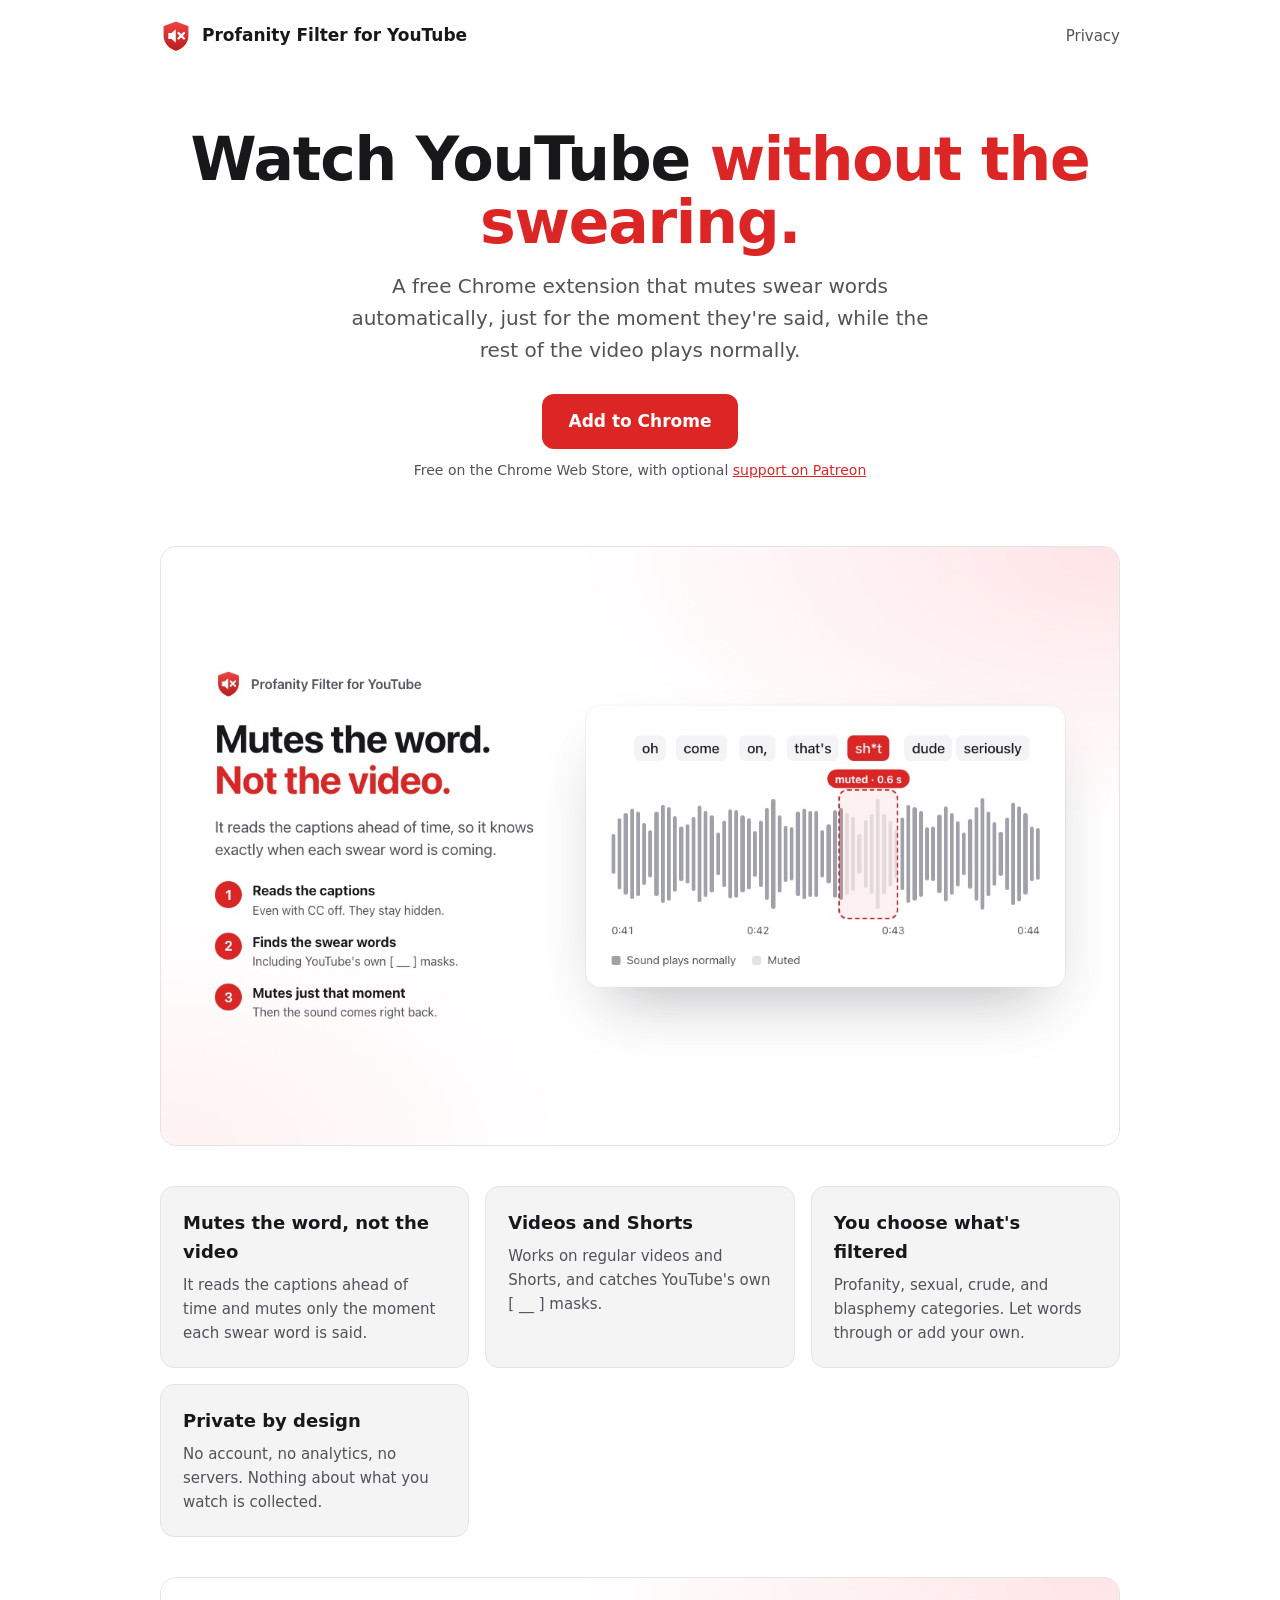
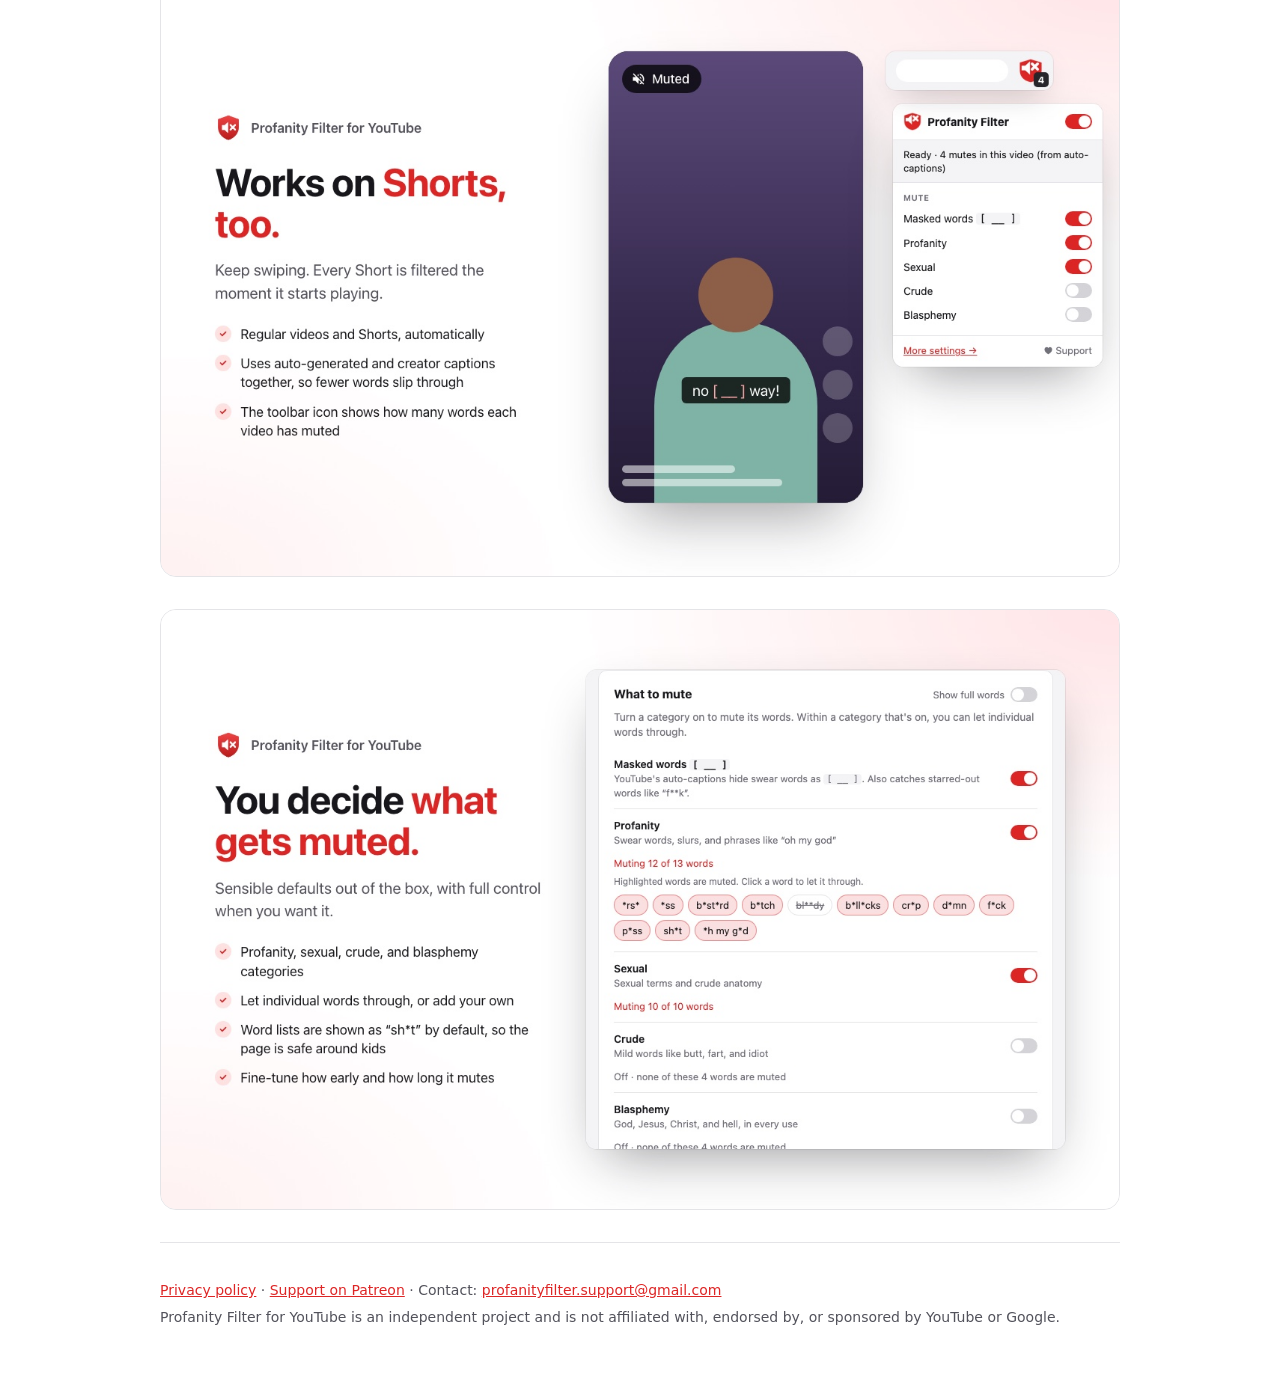
<file: index.html>
<!doctype html>
<html lang="en">
  <head>
    <meta charset="utf-8" />
    <meta name="viewport" content="width=device-width, initial-scale=1" />
    <title>Profanity Filter for YouTube</title>
    <meta name="description" content="A free Chrome extension that automatically mutes swear words in YouTube videos and Shorts using captions." />
    <link rel="icon" href="images/favicon.png" />
    <link rel="stylesheet" href="style.css" />
  </head>
  <body>
    <div class="wrap">
      <header class="site">
        <a class="brand" href="./"><img src="images/icon.png" alt="" />Profanity Filter for YouTube</a>
        <nav><a href="privacy.html">Privacy</a></nav>
      </header>

      <main>
        <section class="hero">
          <h1>Watch YouTube <em>without the swearing.</em></h1>
          <p>A free Chrome extension that mutes swear words automatically, just for the moment they're said, while the rest of the video plays normally.</p>
          <a class="button" href="https://chromewebstore.google.com/detail/ckoilejgomhleaalpfaknceoffhblbip">Add to Chrome</a>
          <span class="note">Free on the Chrome Web Store, with optional <a href="https://www.patreon.com/c/profanity_filter_for_youtube">support on Patreon</a></span>
        </section>

        <img class="shot" src="images/how-it-works.jpg" alt="A waveform showing a short muted section where a swear word is spoken." />

        <section class="features">
          <div class="feature">
            <h2>Mutes the word, not the video</h2>
            <p>It reads the captions ahead of time and mutes only the moment each swear word is said.</p>
          </div>
          <div class="feature">
            <h2>Videos and Shorts</h2>
            <p>Works on regular videos and Shorts, and catches YouTube's own [ __ ] masks.</p>
          </div>
          <div class="feature">
            <h2>You choose what's filtered</h2>
            <p>Profanity, sexual, crude, and blasphemy categories. Let words through or add your own.</p>
          </div>
          <div class="feature">
            <h2>Private by design</h2>
            <p>No account, no analytics, no servers. Nothing about what you watch is collected.</p>
          </div>
        </section>

        <img class="shot" src="images/shorts.jpg" alt="A YouTube Short with a Muted badge, next to the extension popup showing 4 mutes in this video." />
        <img class="shot" src="images/settings.jpg" alt="The settings page, with word categories and words shown starred out." />
      </main>

      <footer class="site">
        <p><a href="privacy.html">Privacy policy</a> · <a href="https://www.patreon.com/c/profanity_filter_for_youtube">Support on Patreon</a> · Contact: <a class="contact" href="mailto:profanityfilter.support@gmail.com">profanityfilter.support@gmail.com</a></p>
        <p>Profanity Filter for YouTube is an independent project and is not affiliated with, endorsed by, or sponsored by YouTube or Google.</p>
      </footer>
    </div>
  </body>
</html>
</file>
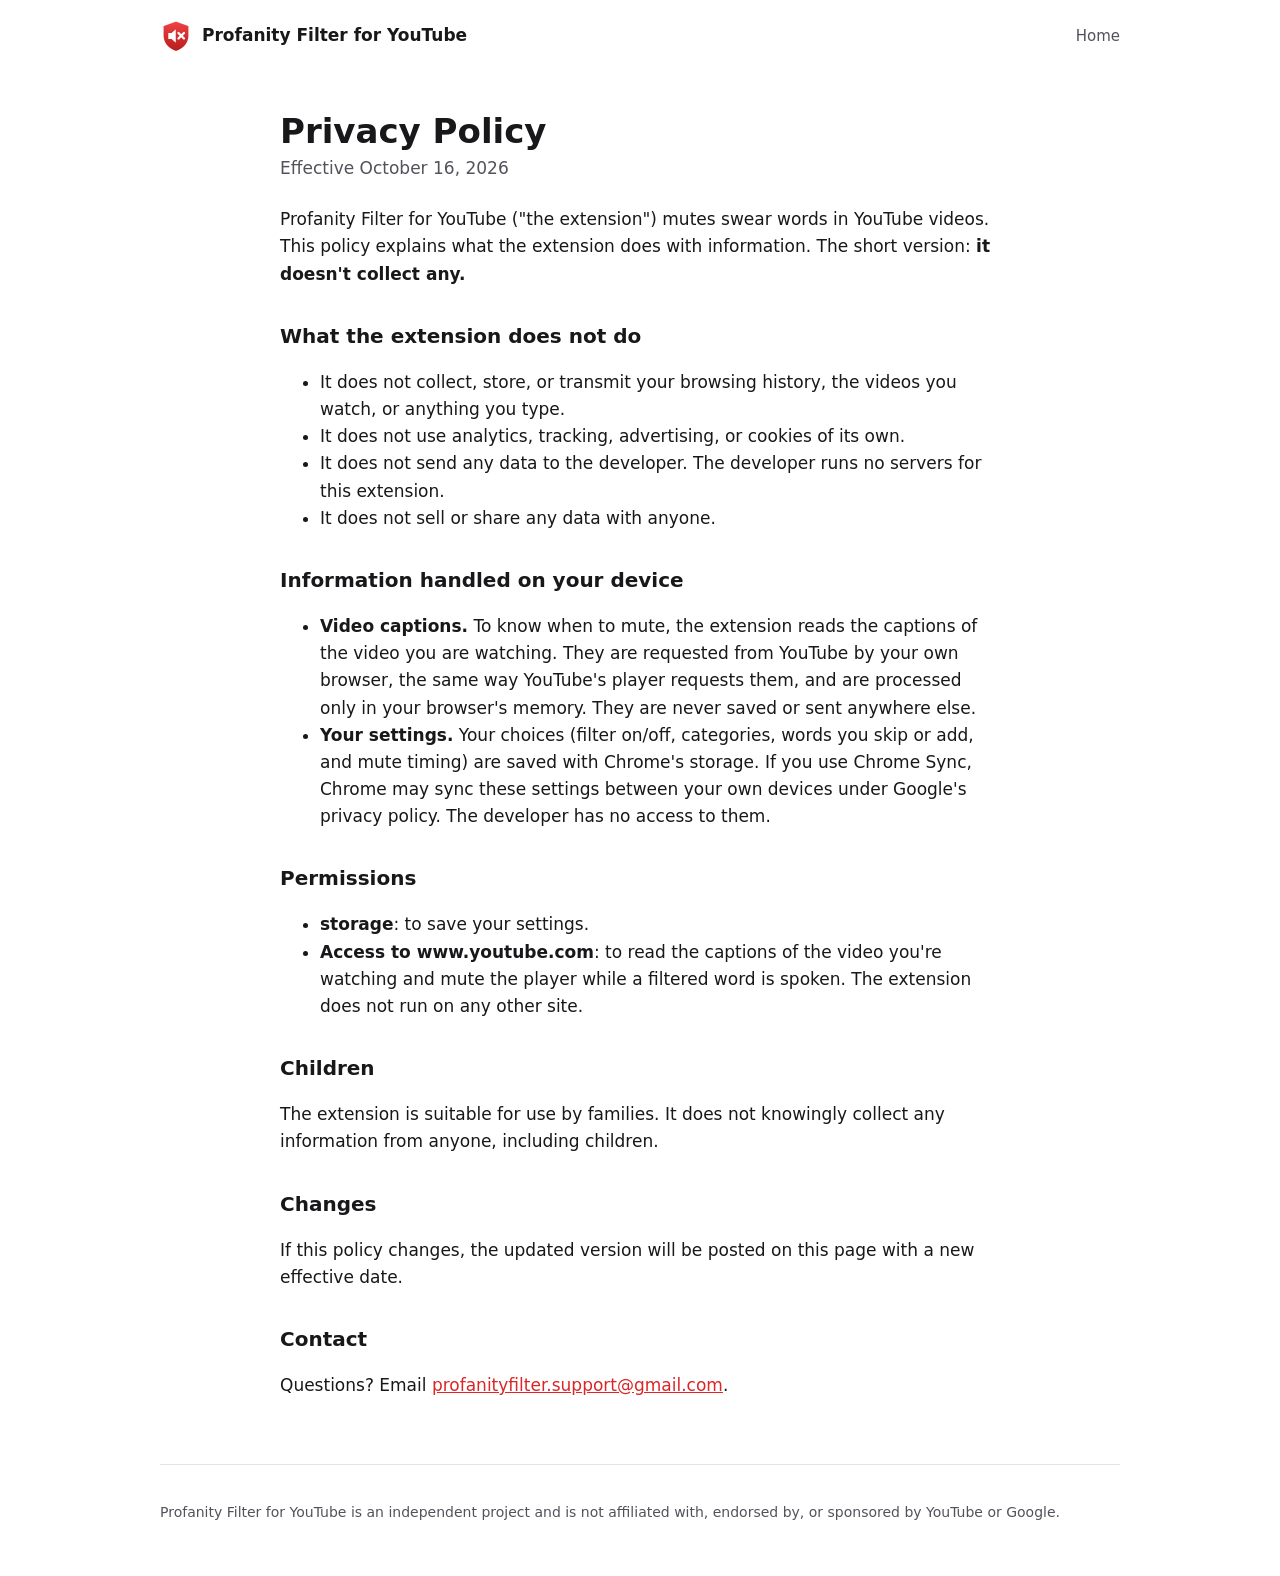
<file: privacy.html>
<!doctype html>
<html lang="en">
  <head>
    <meta charset="utf-8" />
    <meta name="viewport" content="width=device-width, initial-scale=1" />
    <title>Privacy Policy · Profanity Filter for YouTube</title>
    <link rel="icon" href="images/favicon.png" />
    <link rel="stylesheet" href="style.css" />
  </head>
  <body>
    <div class="wrap">
      <header class="site">
        <a class="brand" href="./"><img src="images/icon.png" alt="" />Profanity Filter for YouTube</a>
        <nav><a href="./">Home</a></nav>
      </header>

      <main class="doc">
        <h1>Privacy Policy</h1>
        <p class="meta">Effective October 16, 2026</p>

        <p>
          Profanity Filter for YouTube ("the extension") mutes swear words in YouTube videos. This policy explains what
          the extension does with information. The short version: <strong>it doesn't collect any.</strong>
        </p>

        <h2>What the extension does not do</h2>
        <ul>
          <li>It does not collect, store, or transmit your browsing history, the videos you watch, or anything you type.</li>
          <li>It does not use analytics, tracking, advertising, or cookies of its own.</li>
          <li>It does not send any data to the developer. The developer runs no servers for this extension.</li>
          <li>It does not sell or share any data with anyone.</li>
        </ul>

        <h2>Information handled on your device</h2>
        <ul>
          <li>
            <strong>Video captions.</strong> To know when to mute, the extension reads the captions of the video you are
            watching. They are requested from YouTube by your own browser, the same way YouTube's player requests them, and
            are processed only in your browser's memory. They are never saved or sent anywhere else.
          </li>
          <li>
            <strong>Your settings.</strong> Your choices (filter on/off, categories, words you skip or add, and mute
            timing) are saved with Chrome's storage. If you use Chrome Sync, Chrome may sync these settings between your
            own devices under Google's privacy policy. The developer has no access to them.
          </li>
        </ul>

        <h2>Permissions</h2>
        <ul>
          <li><strong>storage</strong>: to save your settings.</li>
          <li>
            <strong>Access to www.youtube.com</strong>: to read the captions of the video you're watching and mute the
            player while a filtered word is spoken. The extension does not run on any other site.
          </li>
        </ul>

        <h2>Children</h2>
        <p>
          The extension is suitable for use by families. It does not knowingly collect any information from anyone,
          including children.
        </p>

        <h2>Changes</h2>
        <p>If this policy changes, the updated version will be posted on this page with a new effective date.</p>

        <h2>Contact</h2>
        <p>Questions? Email <a class="contact" href="mailto:profanityfilter.support@gmail.com">profanityfilter.support@gmail.com</a>.</p>
      </main>

      <footer class="site">
        <p>
          Profanity Filter for YouTube is an independent project and is not affiliated with, endorsed by, or sponsored by
          YouTube or Google.
        </p>
      </footer>
    </div>
  </body>
</html>
</file>
<file: style.css>
:root {
  --bg: #ffffff;
  --surface: #f4f4f5;
  --text: #18181b;
  --muted: #52525b;
  --border: #e4e4e7;
  --accent: #dc2626;
  --on-accent: #ffffff;
  color-scheme: light;
}

@media (prefers-color-scheme: dark) {
  :root {
    --bg: #18181b;
    --surface: #27272a;
    --text: #f4f4f5;
    --muted: #a1a1aa;
    --border: #3f3f46;
    --accent: #f87171;
    --on-accent: #18181b;
    color-scheme: dark;
  }
}

* {
  box-sizing: border-box;
}

body {
  margin: 0;
  padding: 0 16px;
  background: var(--bg);
  color: var(--text);
  font: 17px/1.6 -apple-system, 'Segoe UI', Roboto, system-ui, sans-serif;
  -webkit-font-smoothing: antialiased;
}

a {
  color: var(--accent);
}

.wrap {
  max-width: 960px;
  margin: 0 auto;
}

header.site {
  display: flex;
  align-items: center;
  justify-content: space-between;
  gap: 16px;
  padding: 20px 0;
}

.brand {
  display: flex;
  align-items: center;
  gap: 10px;
  color: inherit;
  font-weight: 650;
  text-decoration: none;
}

.brand img {
  width: 32px;
  height: 32px;
}

nav a {
  color: var(--muted);
  font-size: 15px;
  text-decoration: none;
}

nav a:hover {
  color: var(--text);
}

.hero {
  padding: 56px 0 32px;
  text-align: center;
}

.hero h1 {
  margin: 0 0 16px;
  font-size: clamp(36px, 7vw, 60px);
  line-height: 1.05;
  letter-spacing: -0.02em;
}

.hero h1 em {
  font-style: normal;
  color: var(--accent);
}

.hero p {
  max-width: 600px;
  margin: 0 auto 28px;
  color: var(--muted);
  font-size: 20px;
}

.button {
  display: inline-block;
  padding: 14px 26px;
  border-radius: 12px;
  background: var(--accent);
  color: var(--on-accent);
  font-weight: 650;
  text-decoration: none;
}

.button[aria-disabled='true'] {
  opacity: 0.6;
  pointer-events: none;
}

.note {
  display: block;
  margin-top: 10px;
  color: var(--muted);
  font-size: 14px;
}

.shot {
  display: block;
  width: 100%;
  margin: 32px 0;
  border: 1px solid var(--border);
  border-radius: 16px;
}

.features {
  display: grid;
  grid-template-columns: repeat(auto-fit, minmax(240px, 1fr));
  gap: 16px;
  margin: 40px 0;
}

.feature {
  padding: 22px;
  border: 1px solid var(--border);
  border-radius: 14px;
  background: var(--surface);
}

.feature h2 {
  margin: 0 0 6px;
  font-size: 18px;
}

.feature p {
  margin: 0;
  color: var(--muted);
  font-size: 15px;
}

.doc {
  max-width: 720px;
  margin: 0 auto;
  padding: 24px 0 48px;
}

.doc h1 {
  margin: 16px 0 4px;
  font-size: 34px;
  line-height: 1.15;
}

.doc h2 {
  margin: 32px 0 8px;
  font-size: 20px;
}

.doc .meta {
  margin: 0 0 24px;
  color: var(--muted);
}

footer.site {
  padding: 32px 0 48px;
  border-top: 1px solid var(--border);
  color: var(--muted);
  font-size: 14px;
}

footer.site p {
  margin: 4px 0;
}
</file>
